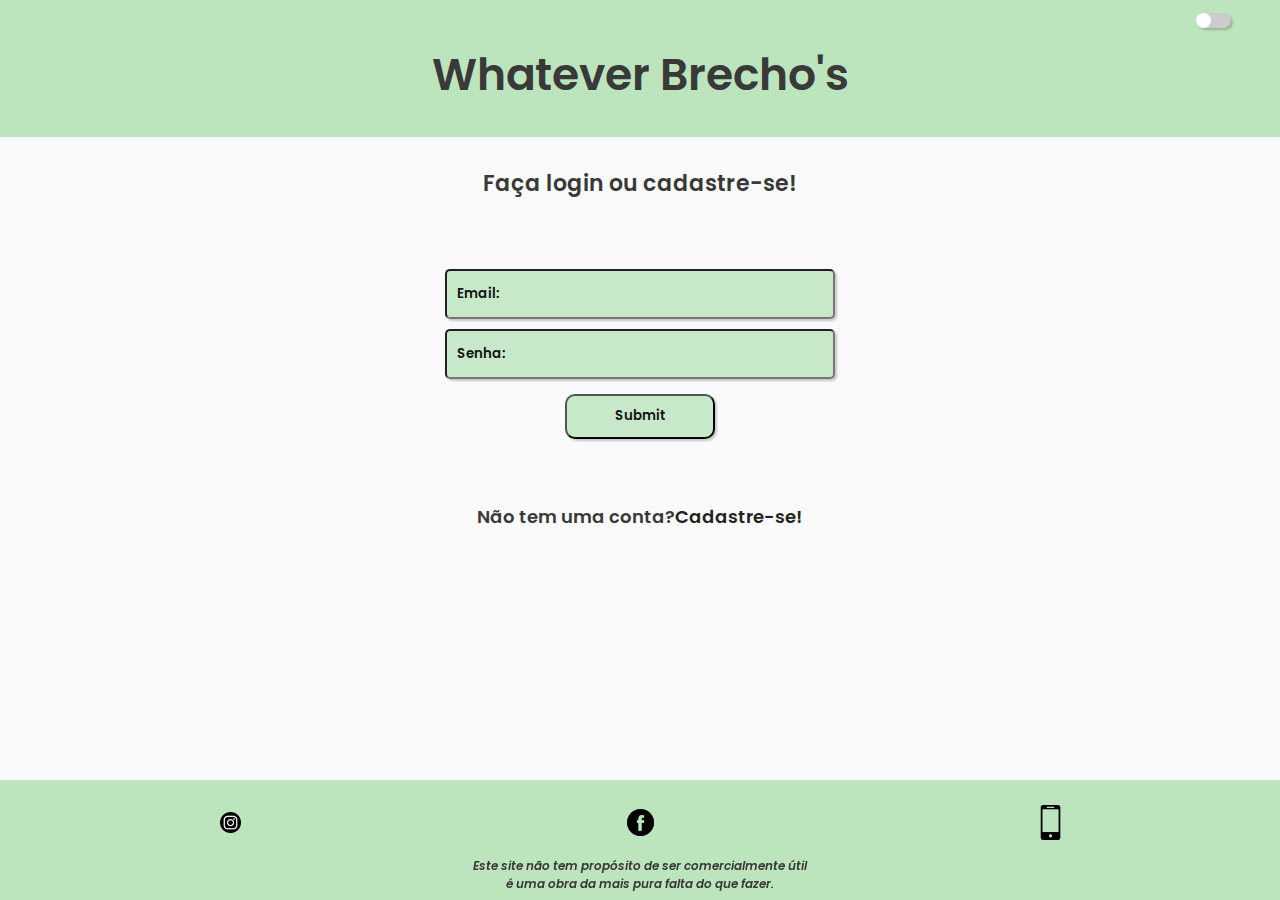
<file: index.html>
<!DOCTYPE html>
<html lang="pt-br">
<head>
    <meta charset="UTF-8">
    <meta name="viewport" content="width=device-width, initial-scale=1.0">
    <link rel="stylesheet" href="style.css">
    <title>www.whateverbrechos.com</title>
    <link rel="shortcut icon" href="shirt-icon.ico" type="image/x-icon">
</head>
<body>
    <header>
        <label id="label" for="switch">
            <input type="checkbox" id="switch" Dark Mode>
        </label>
        
        <h1 id="tittle">Whatever Brecho's</h1>
    </header>

    <main>
        <h3 id="do-login">Faça login ou cadastre-se!</h3>
        <div class="bar">
            <input type="email" name="email" id="email" placeholder="Email:">
            <input type="password" name="senha" id="senha" placeholder="Senha:">
            <input type="button" value="Submit" id="submit">
        </div>
        <div class="cadastro">
            <h2>Não tem uma conta?<a id="link-a" href="cadastro-profile.html">Cadastre-se!</a></h2>
        </div>
    </main>

    <footer>
        <div class="redes">
            <div id="insta"><a href=""><img src="instagram-icon.png" alt="instagram-icon"></a></div>
            <div id="face"><a href=""><img src="facebook-icon.png" alt="facebook-icon"></a></div>
            <div id="cell"><a href=""><img src="cell-icon.png" alt="cell-icon"></a></div>
        </div>
        <div class="rodape">
            <em>
                <p>Este site não tem propósito de ser comercialmente útil
                    <br>é uma obra da mais pura falta do que fazer.</p>
            </em>
        </div>
    </footer>
    
    <script src="script.js"></script>
</body>
</html>
</file>
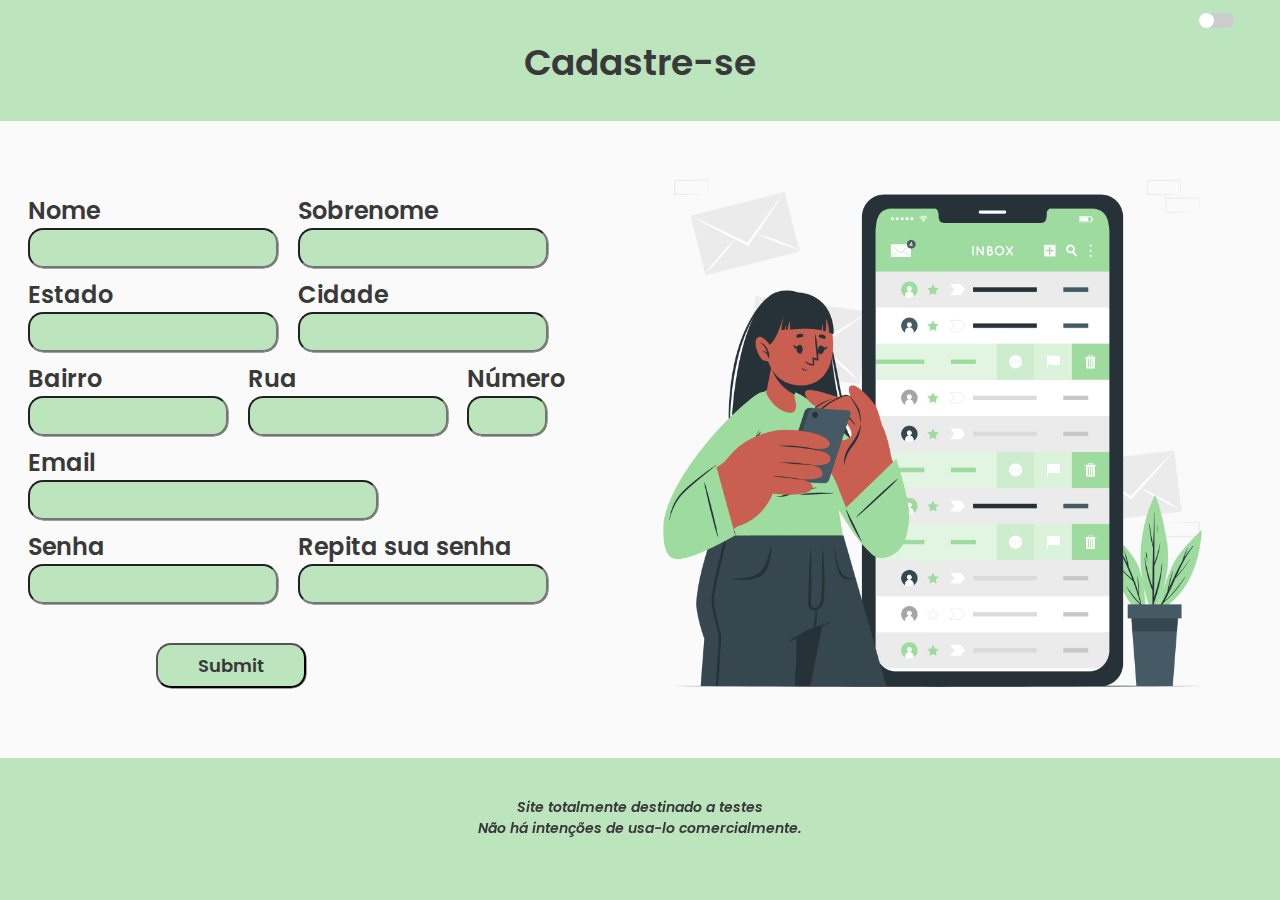
<file: cadastro-profile.html>
<!DOCTYPE html>
<html lang="pt-br">
<head>
    <meta charset="UTF-8">
    <meta name="viewport" content="width=device-width, initial-scale=1.0">
    <link rel="stylesheet" href="cadastro-profile.css">
    <title>www.whatever.com/cadastro</title>
    <link rel="shortcut icon" href="shirt-icon.ico" type="image/x-icon">
</head>
<body>
    <header>
        <label for="switch">
            <input type="checkbox" id="switch" Dark Mode>
        </label>
        <h1>Cadastre-se</h1>
    </header>

    
    <main>
        <div class="cadastro-page">
            <section class="caixas">
                <section class="nomeS">
                    <div class="nome">
                        <h2>Nome</h2>
                        <input type="text" name="nome" id="nome">
                    </div>
                    <div class="sobrenome">
                        <h2 id="sobrenome-text">Sobrenome</h2>
                        <input type="text" name="sobrenome" id="sobrenome">
                    </div>
                </section>
                <div class="endereco">
                    <section class="endereco-part1">
                        <div>
                            <h2>Estado</h2>
                            <input type="text" name="estado" id="estado">
                        </div>
                        <div>
                            <h2 id="cidade-text">Cidade</h2>
                            <input type="text" name="cidade" id="cidade">
                        </div>
                    </section>
                    <section class="endereco-part2">
                        <div>
                            <h2>Bairro</h2>
                            <input type="text" name="bairro" id="bairro">
                        </div>

                        <div>
                            <h2 id="rua-text">Rua</h2>
                            <input type="text" name="rua" id="rua">
                        </div>
                        <div>
                            <h2 id="numero-text">Número</h2>
                            <input type="text" name="numero" id="numero">
                        </div>
                    </section>
                </div>
                <div class="email">
                    <h2>Email</h2>
                    <input type="email" name="email" id="email">
                </div>
                <div class="senha">
                    <div>
                        <h2>Senha</h2>
                        <input type="password" name="senha" id="senha">
                    </div>
                    <div>
                        <h2 id="senha02-text">Repita sua senha</h2>
                        <input type="password" name="senha02" id="senha02">
                    </div>
                </div>
                <div>
                    <input id="submit-button" type="button" value="Submit">
                </div>
            </section>

            <div>
                <img id="foto-cadastro" src="fotocadastro.png" alt="cadastro-img">
            </div>
        </div>
    </main>


    <footer>
        <h5 id="rodape"><em>
            Site totalmente destinado a testes <br>
                Não há intenções de usa-lo comercialmente.
        </em>
        </h5>
    </footer>

    <script src="cadastro.js"></script>
</body>
</html>
</file>
<file: style.css>
@import url('https://fonts.googleapis.com/css2?family=Open+Sans:wght@300&family=Poppins:wght@200&display=swap');

:root {
    --body-bg: #fafafa;
    --body-color: #393939;
    --link-color:#222;
    --link-color-hover:rgba(59, 140, 61, 0.719);   
    --limit-bg-color:rgba(158, 219, 159, 0.668);
    --input-bg-color:rgba(158, 219, 159, 0.545);
    --placeholder-color:rgb(19, 19, 19);
}

.dark-mode:root {
    --body-bg:#212529;
    --body-color:#dad9d9b5;
    --link-color:#dee2e6;
    --link-color-hover:rgb(96, 162, 213); 
    --limit-bg-color:#3c3c3c65;
    --footer-bg-color:#3c3c3c65;
    --input-bg-color:#76767675;
    --placeholder-color:#cdcdcd;
}

*{
    padding: 0;
    margin: 0;
    box-sizing: border-box;
    font-family: 'Poppins', sans-serif;
    font-weight: 600;
}

#switch-container {
    display: flex;
    align-items: center;
    justify-content: flex-end;
  }
  
  #switch {
    appearance: none;
    -webkit-appearance: none;
    width: 35px;
    height: 15px;
    background-color: #ccc;
    border-radius: 20px;
    position: relative;
    cursor: pointer;
    margin-left: 90%;
    margin-top: 1%;
  }
  
  #switch:checked {
    background-color: rgb(96, 162, 213);
  }
  
  #switch:before {
    content: '';
    position: absolute;
    width: 15px;
    height: 15px;
    background-color: white;
    border-radius: 50%;
    transition: transform 0.3s ease;
  }
  
  #switch:checked:before {
    transform: translateX(20px);
  }

body{
    background: var(--body-bg);
    color: var(--body-color);
}

#link-a {
    color: var(--link-color);
    text-decoration: none;
    &:hover {
        color: var(--link-color-hover);
    }
}

header {
    background: var(--limit-bg-color);
    text-align: center;
    padding-bottom: 30px;
    font-size: 22px;
    width: 100%;
}

#do-login {
    margin-top: 30px;
    text-align: center;
    font-size: 22px;
}

.bar {
    display: flex;
    flex-direction: column;
    max-width: 400px;
    margin: auto;
    margin-top: 5%;
}

input {
    margin: 5px;
    height: 40px;
    border-radius: 5px;
    background: var(--input-bg-color);
    box-shadow: 2px 2px 2px #2a2a2a3d;
}

input::placeholder {
    padding: 10px;
}

#email {
    height: 50px;
}

#email::placeholder{
    color: var(--placeholder-color)
}

#senha {
    height: 50px;
}

#senha::placeholder{
    color: var(--placeholder-color);
}

#submit {
    height: 45px;
    width: 150px;
    margin: auto;
    margin-top: 10px;
    border-radius: 10px;
    color: var(--placeholder-color);
}

.cadastro {
    text-align: center;
    font-size: 12px;
    margin-top: 5%;
}

footer {
    background: var(--limit-bg-color);    
    height: 120px;
    padding: 25px;
    bottom: 0;
    position: fixed;
    width: 100%;
}

.redes {
    display: flex;
    justify-content: space-around;
}

#insta > a > img{
    width: 35px;
    height: 35px;
}

#face > a > img {
    width: 35px;
    height: 35px;
}

#cell > a > img {
    width: 35px;
    height: 35px;
}

.rodape {
    text-align: center;
    font-size: 12px;
    padding: 10px;
}
</file>
<file: cadastro-profile.css>
@import url('https://fonts.googleapis.com/css2?family=Open+Sans:wght@300&family=Poppins:wght@200&display=swap');

:root {
    --body-bg: #fafafa;
    --body-color: #393939;
    --limit-bg-color:rgba(158, 219, 159, 0.668);
    --input-bg-color:rgba(158, 219, 159, 0.545);
    --placeholder-color:#393939;
}

.dark-mode:root {
    --body-bg: #313131;
    --body-color: #dad9d9b5;
    --limit-bg-color:#55555565;
    --input-bg-color:#76767675;
    --placeholder-color:#cdcdcd;
}

#switch-container {
    display: flex;
    align-items: center;
    justify-content: flex-end;
  }
  
  #switch {
    appearance: none;
    -webkit-appearance: none;
    width: 35px;
    height: 15px;
    background-color: #ccc;
    border-radius: 20px;
    position: relative;
    cursor: pointer;
    margin-left: 90%;
    margin-top: 1%;
  }
  
  #switch:checked {
    background-color: rgb(96, 162, 213);
  }
  
  #switch:before {
    content: '';
    position: absolute;
    width: 15px;
    height: 15px;
    background-color: white;
    border-radius: 50%;
    transition: transform 0.3s ease;
  }
  
  #switch:checked:before {
    transform: translateX(20px);
  }

body {
    background: var(--body-bg);
    color: var(--body-color);
}

* {
    padding: 0;
    margin: 0;
    box-sizing: border-box;
    font-family: 'Poppins', sans-serif;
    font-weight: 600;
}

header {
    text-align: center;
    font-size: 18px;
    background-color: var(--limit-bg-color);
    width: 100%;
}

h1 {
    padding: 3.5vh;
    padding-top: 0;
}

#foto-cadastro {
    width: 70vh;
    height: auto;

}

.caixas {
    margin-top: 8vh;
}

.cadastro-page {
    display: flex;
    justify-content: space-around;
}

.nomeS {
    display: flex;
}

#nome {
    width: 250px;
    height: 40px;
    border-radius: 15px;
    background-color: var(--limit-bg-color);
    margin-bottom: 1vh;
    box-shadow: .5px .5px .5px #494949;
}

#sobrenome {
    width: 250px;
    height: 40px;
    border-radius: 15px;
    background-color: var(--limit-bg-color);
    margin-bottom: 1vh;
    margin-left: 1.5vw;
    box-shadow: .5px .5px .5px #494949;
}

#sobrenome-text {
    margin-left: 1.5vw;
}

.endereco-part1{
    display: flex;
}

.endereco-part2 {
    display: flex;
}

#estado {
    width: 250px;
    height: 40px;
    border-radius: 15px;
    background-color: var(--limit-bg-color);
    margin-bottom: 1vh;
    box-shadow: .5px .5px .5px #494949;
}

#cidade {
    width: 250px;
    height: 40px;
    border-radius: 15px;
    background-color: var(--limit-bg-color);
    margin-bottom: 1vh;
    margin-left: 1.5vw;
    box-shadow: .5px .5px .5px #494949;
}

#cidade-text {
    margin-left: 1.5vw;
}

#bairro {
    width: 200px;
    height: 40px;
    border-radius: 15px;
    background-color: var(--limit-bg-color);
    margin-bottom: 1vh;
    box-shadow: .5px .5px .5px #494949;
}

#rua {
    width: 200px;
    height: 40px;
    border-radius: 15px;
    background-color: var(--limit-bg-color);
    margin-bottom: 1vh;
    margin-left: 1.5vw;
    box-shadow: .5px .5px .5px #494949;

}

#rua-text {
    margin-left: 1.5vw;
}

#numero {
    width: 80px;
    height: 40px;
    border-radius: 15px;
    background-color: var(--limit-bg-color);
    margin-bottom: 1vh;
    margin-left: 1.5vw;
    box-shadow: .5px .5px .5px #494949;
}

#numero-text {
    margin-left: 1.5vw;
}

#email {
    width: 350px;
    height: 40px;
    border-radius: 15px;
    background-color: var(--limit-bg-color);
    margin-bottom: 1vh;
    box-shadow: .5px .5px .5px #494949;
}

.senha {
    display: flex;
}

#senha {
    width: 250px;
    height: 40px;
    border-radius: 15px;
    background-color: var(--limit-bg-color);
    margin-bottom: 1vh;
    box-shadow: .5px .5px .5px #494949;
}

#senha02 {
    width: 250px;
    height: 40px;
    border-radius: 15px;
    background-color: var(--limit-bg-color);
    margin-bottom: 1vh;
    margin-left: 1.5vw;
    box-shadow: .5px .5px .5px #494949;
}

#senha02-text {
    margin-left: 1.5vw;
}

#submit-button {
    width: 150px;
    height: 45px;
    border-radius: 15px;
    margin: 30px;
    margin-left: 10vw;
    font-size: large;
    color: var(--placeholder-color);
    background: var(--limit-bg-color);
    box-shadow: .5px .5px .5px #494949;
}

footer {
    text-align: center;
    background: var(--limit-bg-color);
    position: fixed;
    height: 100%;
    width: 100%;
}

#rodape {
    font-size: 14px;
    padding: 3%;
}
</file>
